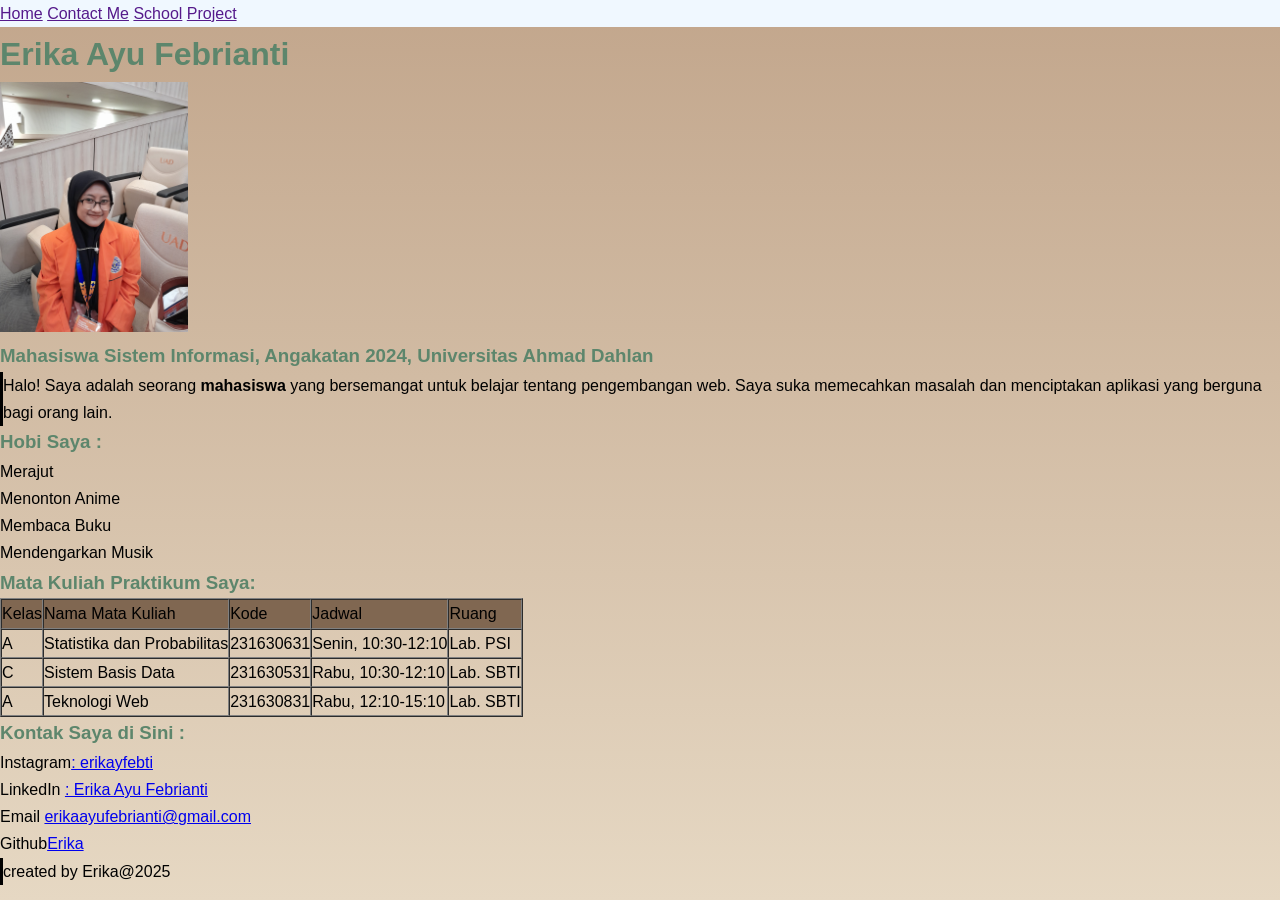
<file: Praktikum-1-html-dasar/index.html>
<!DOCTYPE html>
<html>
    <head>
        <title>Portofolio Erika Ayu Febrianti</title>
        <link rel="stylesheet" href="style.css">
        <link rel="stylesheet" href="https://fonts.googleapis.com/css?family=Open+Sans"">
    </head>
    
    <body>
        <nav id="nav" class="nav">
            <a href="">Home</a>
            <a href="">Contact Me</a>
            <a href="">School</a>
            <a href="">Project</a>
        </nav>
        <header>
            <h1 id="nama" class="nama">Erika Ayu Febrianti</h1>
            <div id="foto" class="foto">
                <img src="FotoSaya.jpg" height="250" weight="250"  alt="Foto Profil Erika">
            </div>
            <h3>Mahasiswa Sistem Informasi, Angakatan 2024, Universitas Ahmad Dahlan</h3>
        </header>
        
        

        <p>Halo! Saya adalah seorang <b>mahasiswa</b> yang bersemangat untuk belajar tentang pengembangan web. Saya suka memecahkan masalah dan menciptakan aplikasi yang berguna bagi orang lain.</p>


        <h3>Hobi Saya : </h3>
        <ol id="hobi" class="hobi">
            <li>Merajut</li>
            <li>Menonton Anime</li>
            <li>Membaca Buku</li>
            <li>Mendengarkan Musik</li>
        </ol>

        <h3>Mata Kuliah Praktikum Saya:</h3>
        <table border="1" cellpadding="8" cellspacing="0" summary="Jadwal Mata Kuliah Praktikum" id="table" class="table">
            <thead>
                <tr>
                    <td headers="">Kelas</td>
                    <td>Nama Mata Kuliah</td>
                    <td>Kode</td>
                    <td>Jadwal</td>
                    <td>Ruang</td>
                </tr>
            </thead>
            <tbody>
                <tr>
                    <td>A</td>
                    <td>Statistika dan Probabilitas</td>
                    <td>231630631</td>
                    <td>Senin, 10:30-12:10</td>
                    <td>Lab. PSI</td>
                </tr>
                <tr>
                    <td>C</td>
                    <td>Sistem Basis Data</td>
                    <td>231630531</td>
                    <td>Rabu, 10:30-12:10</td>
                    <td>Lab. SBTI</td>
                </tr>
                <tr>
                    <td>A</td>
                    <td>Teknologi Web</td>
                    <td>231630831</td>
                    <td>Rabu, 12:10-15:10</td>
                    <td>Lab. SBTI</td>
                </tr>
            </tbody>
        </table>

        <h3>Kontak Saya di Sini : </h3>
        <ol id="kontak" class="kontak">
            <li>Instagram<a href="https://www.instagram.com/erikayfebti">: erikayfebti</a></li>
            <li>LinkedIn <a href="https://www.linkedin.com/erika-ayu-febrianti">: Erika Ayu Febrianti</a></li>
            <li>Email <a href="erikaayufebrianti@gmail.com">erikaayufebrianti@gmail.com</a></li>
            <li>Github<a href="https://www.github.com/inthumaktics">Erika</a></li>
        </ol>


        <footer>
            <p>created by Erika@2025</p>
        </footer>
    </body>
</html>
</file>
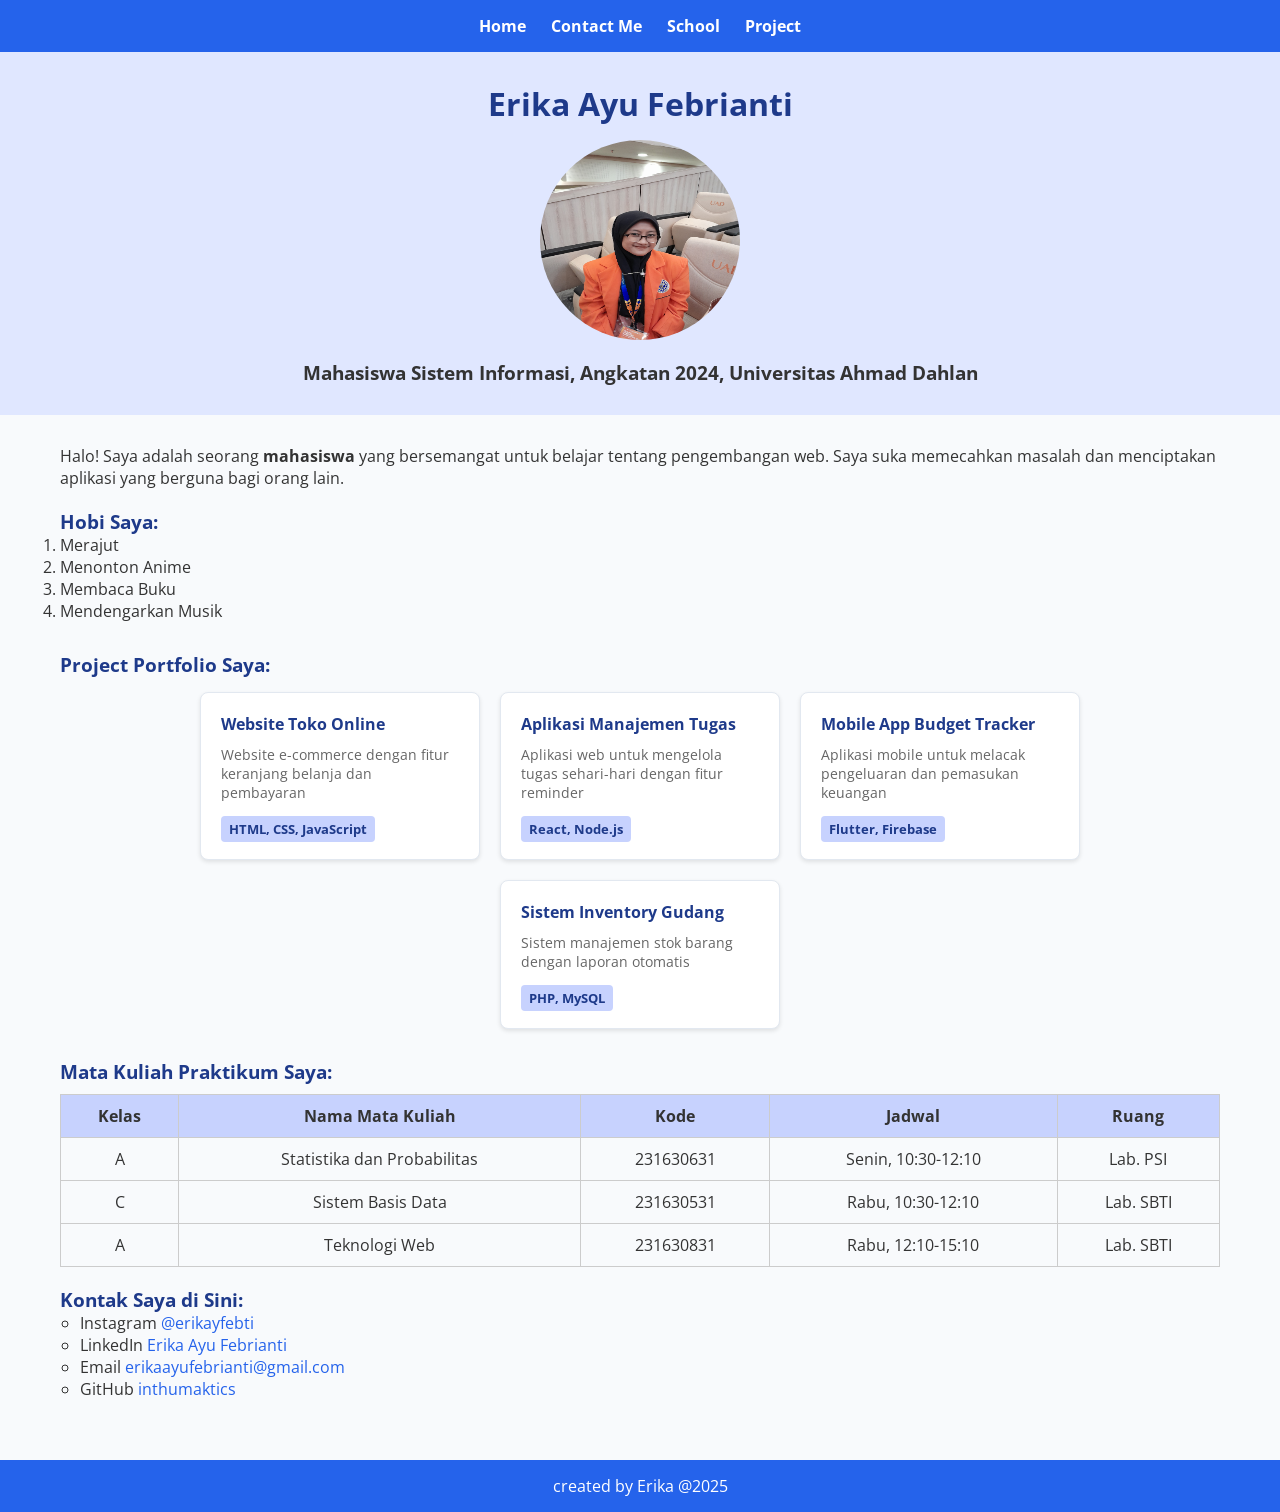
<file: Praktikum-4/index.html>
<!DOCTYPE html>
<html lang="id">
<head>
    <meta charset="UTF-8">
    <meta name="viewport" content="width=device-width, initial-scale=1.0">
    <title>Portofolio Erika Ayu Febrianti</title>
    <link rel="stylesheet" href="style.css">
    <link rel="stylesheet" href="https://fonts.googleapis.com/css?family=Open+Sans">
</head>
<body>
    <nav class="nav">
        <a href="#">Home</a>
        <a href="#">Contact Me</a>
        <a href="#">School</a>
        <a href="#">Project</a>
    </nav>

    <header class="header">
        <h1>Erika Ayu Febrianti</h1>
        <div class="foto">
            <img src="FotoSaya.jpg" alt="Foto Profil Erika" height="200" width="200">
        </div>
        <h3>Mahasiswa Sistem Informasi, Angkatan 2024, Universitas Ahmad Dahlan</h3>
    </header>

    <main class="main">
        <section class="tentang">
            <p>Halo! Saya adalah seorang <b>mahasiswa</b> yang bersemangat untuk belajar tentang pengembangan web. Saya suka memecahkan masalah dan menciptakan aplikasi yang berguna bagi orang lain.</p>
        </section>

        <section class="hobi">
            <h3>Hobi Saya:</h3>
            <ol>
                <li>Merajut</li>
                <li>Menonton Anime</li>
                <li>Membaca Buku</li>
                <li>Mendengarkan Musik</li>
            </ol>
        </section>

    <section class="galeri">
        <h3>Project Portfolio Saya:</h3>
        <div class="kartu-container">
            <div class="kartu">
                <h4>Website Toko Online</h4>
                <p>Website e-commerce dengan fitur keranjang belanja dan pembayaran</p>
                <span class="teknologi">HTML, CSS, JavaScript</span>
            </div>

            <div class="kartu">
                <h4>Aplikasi Manajemen Tugas</h4>
                <p>Aplikasi web untuk mengelola tugas sehari-hari dengan fitur reminder</p>
                <span class="teknologi">React, Node.js</span>
            </div>

            <div class="kartu">
                <h4>Mobile App Budget Tracker</h4>
                <p>Aplikasi mobile untuk melacak pengeluaran dan pemasukan keuangan</p>
                <span class="teknologi">Flutter, Firebase</span>
            </div>

            <div class="kartu">
                <h4>Sistem Inventory Gudang</h4>
                <p>Sistem manajemen stok barang dengan laporan otomatis</p>
                <span class="teknologi">PHP, MySQL</span>
            </div>
        </div>
    </section>

        <section class="matkul">
            <h3>Mata Kuliah Praktikum Saya:</h3>
            <table class="table" summary="Jadwal Mata Kuliah Praktikum">
                <thead>
                    <tr>
                        <th>Kelas</th>
                        <th>Nama Mata Kuliah</th>
                        <th>Kode</th>
                        <th>Jadwal</th>
                        <th>Ruang</th>
                    </tr>
                </thead>
                <tbody>
                    <tr>
                        <td>A</td>
                        <td>Statistika dan Probabilitas</td>
                        <td>231630631</td>
                        <td>Senin, 10:30-12:10</td>
                        <td>Lab. PSI</td>
                    </tr>
                    <tr>
                        <td>C</td>
                        <td>Sistem Basis Data</td>
                        <td>231630531</td>
                        <td>Rabu, 10:30-12:10</td>
                        <td>Lab. SBTI</td>
                    </tr>
                    <tr>
                        <td>A</td>
                        <td>Teknologi Web</td>
                        <td>231630831</td>
                        <td>Rabu, 12:10-15:10</td>
                        <td>Lab. SBTI</td>
                    </tr>
                </tbody>
            </table>
        </section>

        <section class="kontak">
            <h3>Kontak Saya di Sini:</h3>
            <ul>
                <li>Instagram <a href="https://www.instagram.com/erikayfebti">@erikayfebti</a></li>
                <li>LinkedIn <a href="https://www.linkedin.com/erika-ayu-febrianti">Erika Ayu Febrianti</a></li>
                <li>Email <a href="mailto:erikaayufebrianti@gmail.com">erikaayufebrianti@gmail.com</a></li>
                <li>GitHub <a href="https://www.github.com/inthumaktics">inthumaktics</a></li>
            </ul>
        </section>
    </main>

    <footer class="footer">
        <p>created by Erika @2025</p>
    </footer>
</body>
</html>
</file>
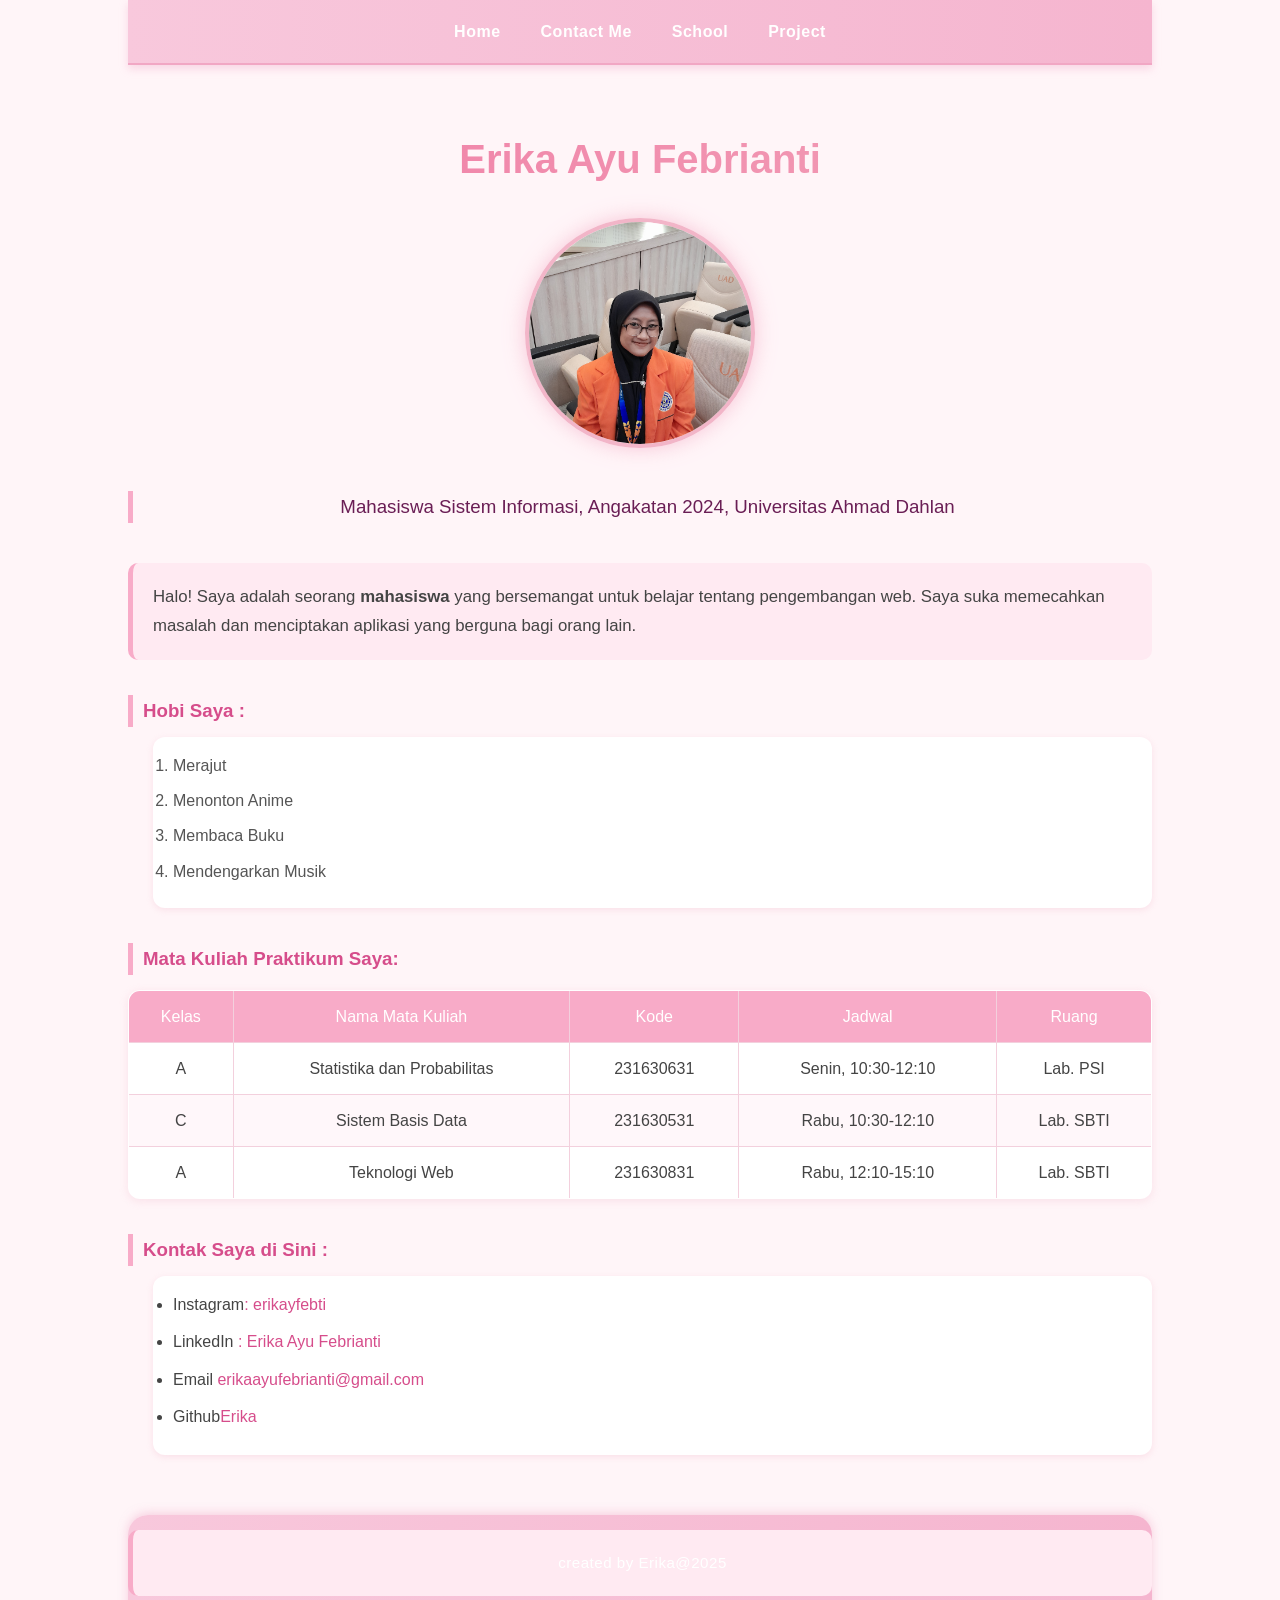
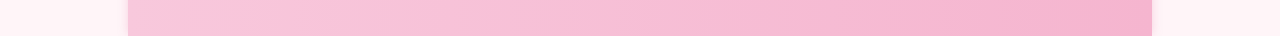
<file: Teori-Pertemuan-3/index.html>
<!DOCTYPE html>
<html>
    <head>
        <title>Portofolio Erika Ayu Febrianti</title>
        <link rel="stylesheet" href="style1.css">
    </head>
    
    <body>
        <nav id="nav" class="nav">
            <a href="">Home</a>
            <a href="">Contact Me</a>
            <a href="">School</a>
            <a href="">Project</a>
        </nav>
        <header>
            <h1 id="nama" class="nama">Erika Ayu Febrianti</h1>
            <div id="foto" class="foto">
                <img src="FotoSaya.jpg" height="250" weight="250"  alt="Foto Profil Erika">
            </div>
            <h3>Mahasiswa Sistem Informasi, Angakatan 2024, Universitas Ahmad Dahlan</h3>
        </header>
        
        

        <p>Halo! Saya adalah seorang <b>mahasiswa</b> yang bersemangat untuk belajar tentang pengembangan web. Saya suka memecahkan masalah dan menciptakan aplikasi yang berguna bagi orang lain.</p>


        <h3>Hobi Saya : </h3>
        <ol id="hobi" class="hobi">
            <li>Merajut</li>
            <li>Menonton Anime</li>
            <li>Membaca Buku</li>
            <li>Mendengarkan Musik</li>
        </ol>

        <h3>Mata Kuliah Praktikum Saya:</h3>
        <table border="1" cellpadding="8" cellspacing="0" summary="Jadwal Mata Kuliah Praktikum" id="table" class="table">
            <thead>
                <tr>
                    <td headers="">Kelas</td>
                    <td>Nama Mata Kuliah</td>
                    <td>Kode</td>
                    <td>Jadwal</td>
                    <td>Ruang</td>
                </tr>
            </thead>
            <tbody>
                <tr>
                    <td>A</td>
                    <td>Statistika dan Probabilitas</td>
                    <td>231630631</td>
                    <td>Senin, 10:30-12:10</td>
                    <td>Lab. PSI</td>
                </tr>
                <tr>
                    <td>C</td>
                    <td>Sistem Basis Data</td>
                    <td>231630531</td>
                    <td>Rabu, 10:30-12:10</td>
                    <td>Lab. SBTI</td>
                </tr>
                <tr>
                    <td>A</td>
                    <td>Teknologi Web</td>
                    <td>231630831</td>
                    <td>Rabu, 12:10-15:10</td>
                    <td>Lab. SBTI</td>
                </tr>
            </tbody>
        </table>

        <h3>Kontak Saya di Sini : </h3>
        <ul id="kontak" class="kontak">
            <li>Instagram<a href="https://www.instagram.com/erikayfebti">: erikayfebti</a></li>
            <li>LinkedIn <a href="https://www.linkedin.com/erika-ayu-febrianti">: Erika Ayu Febrianti</a></li>
            <li>Email <a href="erikaayufebrianti@gmail.com">erikaayufebrianti@gmail.com</a></li>
            <li>Github<a href="https://www.github.com/inthumaktics">Erika</a></li>
        </ul>

        <footer>
            <p>created by Erika@2025</p>
        </footer>
    </body>
</html>
</file>
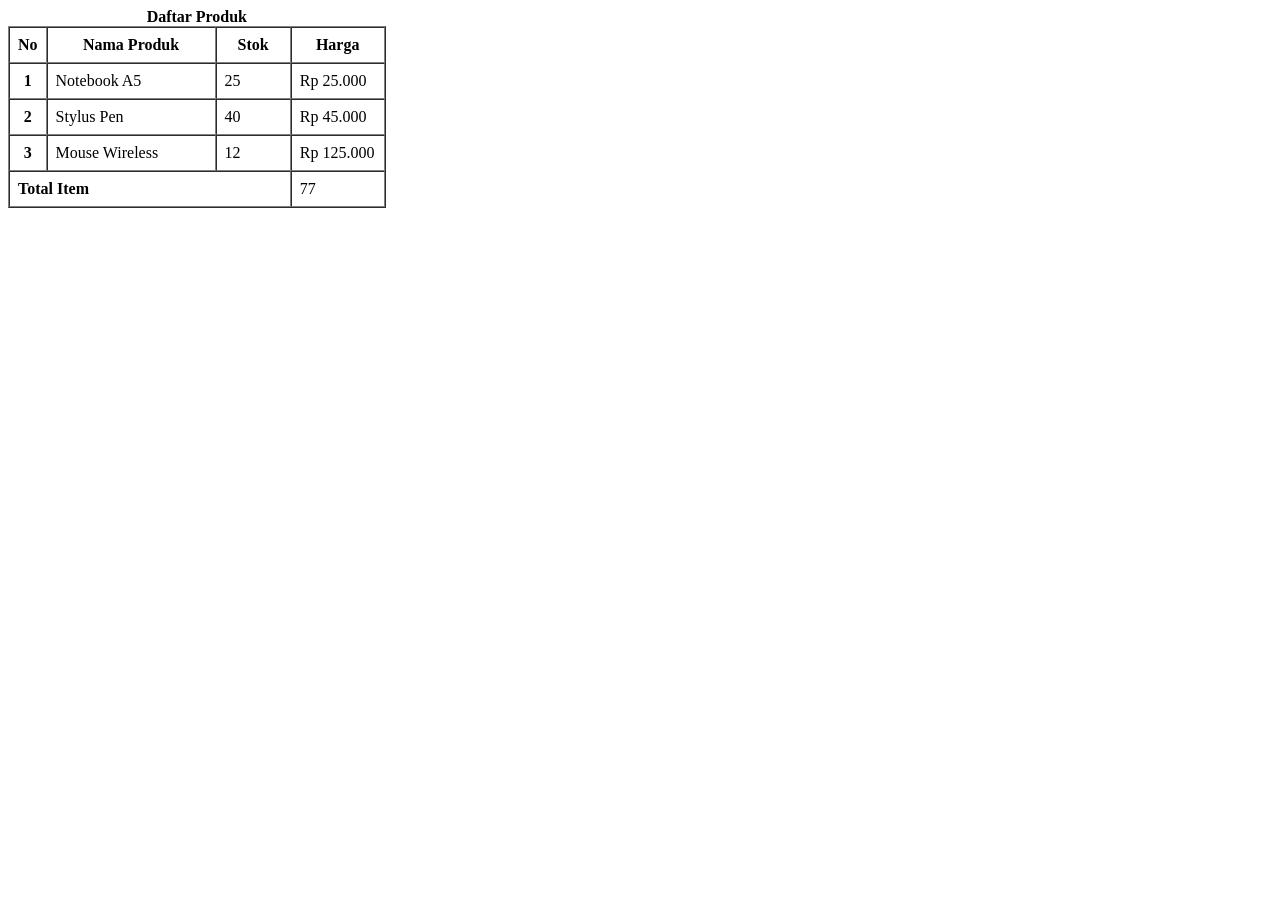
<file: coba.html>
<!doctype html>
<html lang="id">
<head>
  <meta charset="utf-8">
  <title>Contoh Tabel Sederhana</title>
</head>
<body>
  <table border="1" cellpadding="8" cellspacing="0" summary="Contoh tabel produk">
    <caption><strong>Daftar Produk</strong></caption>

    <colgroup>
      <col style="width: 10%">
      <col style="width: 45%">
      <col style="width: 20%">
      <col style="width: 25%">
    </colgroup>

    <thead>
      <tr>
        <th scope="col">No</th>
        <th scope="col">Nama Produk</th>
        <th scope="col">Stok</th>
        <th scope="col">Harga</th>
      </tr>
    </thead>

    <tbody>
      <tr>
        <th scope="row">1</th>
        <td>Notebook A5</td>
        <td>25</td>
        <td>Rp 25.000</td>
      </tr>
      <tr>
        <th scope="row">2</th>
        <td>Stylus Pen</td>
        <td>40</td>
        <td>Rp 45.000</td>
      </tr>
      <tr>
        <th scope="row">3</th>
        <td>Mouse Wireless</td>
        <td>12</td>
        <td>Rp 125.000</td>
      </tr>
    </tbody>

    <tfoot>
      <tr>
        <td colspan="3"><strong>Total Item</strong></td>
        <td>77</td>
      </tr>
    </tfoot>
  </table>
</body>
</html>
</file>
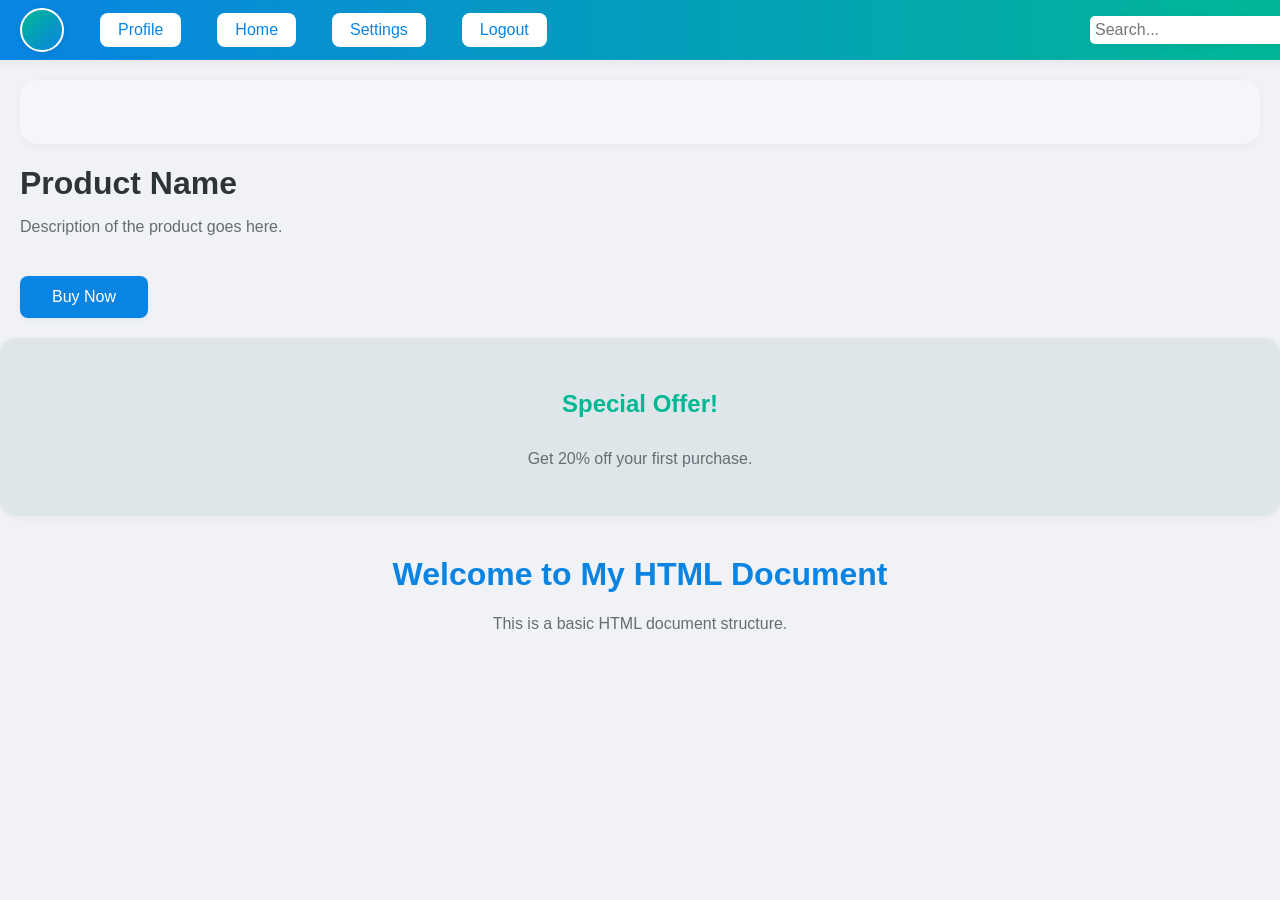
<file: Latihan Saya/teori.html>
<!DOCTYPE html>
<html lang="en">
<head>
    <meta charset="UTF-8">
    <title>Document</title>
    <style>
        body {
            margin: 0;
            padding: 0;
            font-family: Arial, sans-serif;
        }
        .container {
            width: 100%;
            height: 60px;
            background-color: #333;
            color: white;
            display: flex;
            align-items: center;
            padding: 0 20px;
        }
        .header {
            display: flex;
            align-items: center;
            width: 100%;
        }
        .avatar {
            width: 40px;
            height: 40px;
            background-color: #555;
            border-radius: 50%;
            margin-right: 20px;
        }
        .menu-item {
            margin-right: 20px;
            cursor: pointer;
        }
        .spacer {
            flex-grow: 1;
        }
        input[type="search"] {
            padding: 5px;
            border-radius: 5px;
            border: none;
        }
        .main-containt {
            padding: 20px;
        }
    </style>
</head>
<body>
    <div class="container">
        <div class="header">
            <div class="avatar"></div>
            <div class="menu-item">Profile</div>
            <div class="menu-item">Home</div>
            <div class="menu-item">Settings</div>
            <div class="menu-item">Logout</div>
            <div class="spacer"></div>
            <input type="search" placeholder="Search..." class="search-input">
        </div>
    </div>
    <div class="main-containt">
        <div style="display: flex; gap: 40px;"></div>
            <div class="left-side" style="flex: 1; background: #f5f6fa; border-radius: 16px; padding: 32px; box-shadow: 0 2px 8px rgba(0,0,0,0.04);"></div>
                <h1 style="color: #2d3436; margin-bottom: 12px;">Product Name</h1>
                <p style="color: #636e72;">Description of the product goes here.</p>
                <button style="margin-top: 24px; background: #0984e3; color: white; border: none; padding: 12px 32px; border-radius: 8px; font-size: 16px; cursor: pointer; box-shadow: 0 2px 4px rgba(9,132,227,0.08); transition: background 0.2s;">Buy Now</button>
            </div>
            <div style="flex: 1; background: #dfe6e9; border-radius: 16px; padding: 32px; box-shadow: 0 2px 8px rgba(0,0,0,0.04); display: flex; flex-direction: column; justify-content: center; align-items: center;">
                <h2 style="color: #00b894; margin-bottom: 16px;">Special Offer!</h2>
                <p style="color: #636e72;">Get 20% off your first purchase.</p>
            </div>
        </div>
    </div>
    <div style="text-align: center; margin-top: 40px;">
        <h1 style="color: #0984e3;">Welcome to My HTML Document</h1>
        <p style="color: #636e72;">This is a basic HTML document structure.</p>
    </div>
    <style>
        .container {
            background: linear-gradient(90deg, #0984e3 0%, #00b894 100%);
            box-shadow: 0 2px 8px rgba(0,0,0,0.06);
        }
        .header {
            gap: 16px;
        }
        .avatar {
            background: linear-gradient(135deg, #00b894 0%, #0984e3 100%);
            box-shadow: 0 2px 8px rgba(0,0,0,0.08);
            border: 2px solid #fff;
        }
        .menu-item {
            background: #fff;
            color: #0984e3;
            padding: 8px 18px;
            border-radius: 8px;
            font-weight: 500;
            transition: background 0.2s, color 0.2s;
        }
        .menu-item:hover {
            background: #0984e3;
            color: #fff;
        }
        .search-input {
            padding: 8px 16px;
            border-radius: 8px;
            border: none;
            background: #fff;
            color: #636e72;
            font-size: 16px;
            box-shadow: 0 2px 8px rgba(0,0,0,0.04);
            outline: none;
            transition: box-shadow 0.2s;
        }
        .search-input:focus {
            box-shadow: 0 2px 12px rgba(9,132,227,0.12);
        }
        body {
            background: #f1f2f6;
        }
    </style>
</body>
</html>
</file>
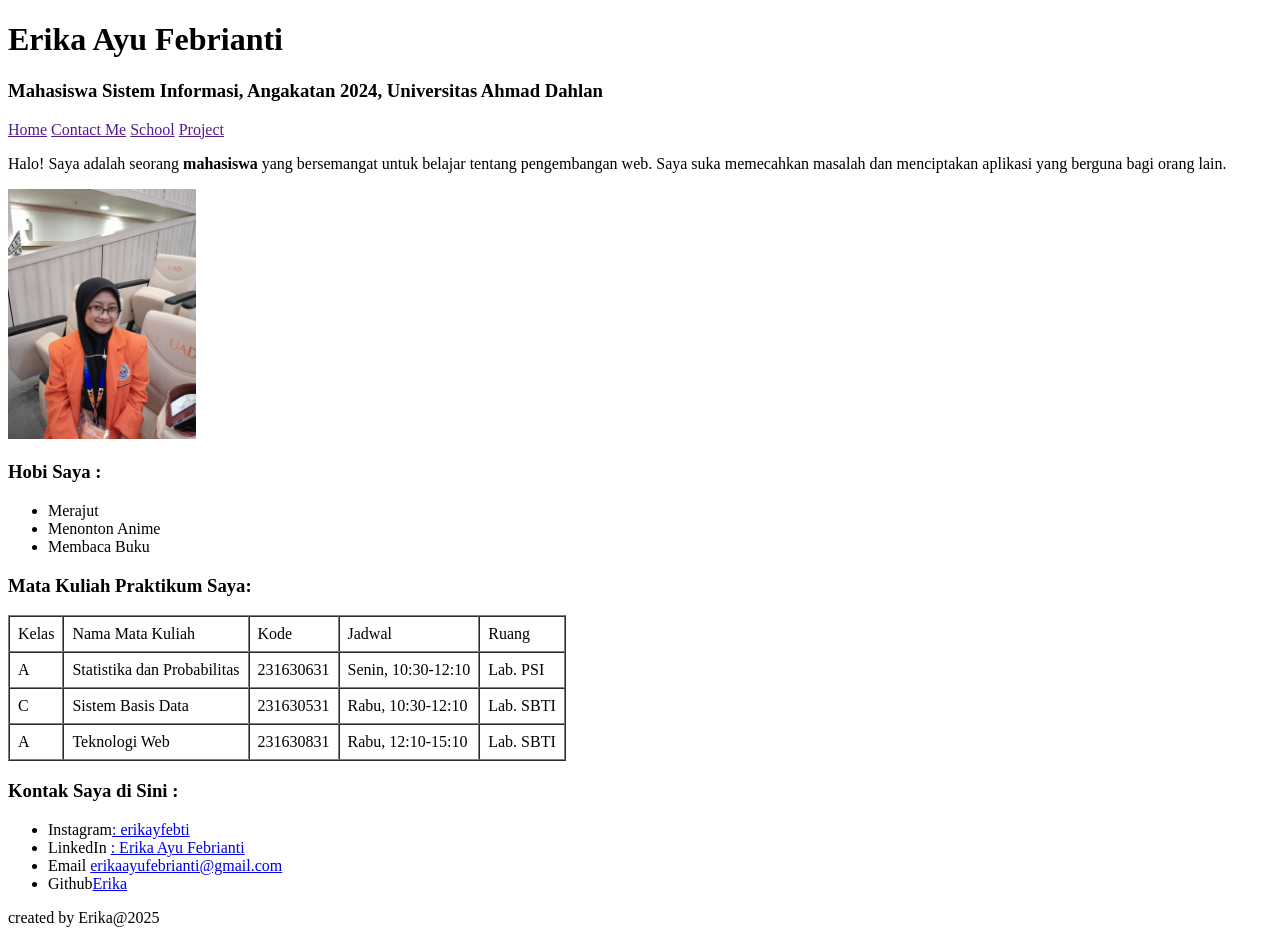
<file: PRAKTIKUM 1/Praktikum-1-html-dasar.html>
<!DOCTYPE html>
<html>
    <head>
        <title>Portofolio Erika Ayu Febrianti</title>
    </head>

    <body>
        <header>
        <h1>Erika Ayu Febrianti</h1>
        <h3>Mahasiswa Sistem Informasi, Angakatan 2024, Universitas Ahmad Dahlan</h3>
        </header>
        
        <nav>
            <a href="">Home</a>
            <a href="">Contact Me</a>
            <a href="">School</a>
            <a href="">Project</a>
        </nav>
        

        <p>Halo! Saya adalah seorang <b>mahasiswa</b> yang bersemangat untuk belajar tentang pengembangan web. Saya suka memecahkan masalah dan menciptakan aplikasi yang berguna bagi orang lain.</p>

        <div>
            <img src="FotoSaya.jpg" height="250" weight="250"  alt="Foto Profil Erika">
        </div>

        <h3>Hobi Saya : </h3>
        <ul>
            <li>Merajut</li>
            <li>Menonton Anime</li>
            <li>Membaca Buku</li>
        </ul>

        <h3>Mata Kuliah Praktikum Saya:</h3>
        <table border="1" cellpadding="8" cellspacing="0" summary="Jadwal Mata Kuliah Praktikum">
            <thead>
                <tr>
                    <td headers="">Kelas</td>
                    <td>Nama Mata Kuliah</td>
                    <td>Kode</td>
                    <td>Jadwal</td>
                    <td>Ruang</td>
                </tr>
            </thead>
            <tbody>
                <tr>
                    <td>A</td>
                    <td>Statistika dan Probabilitas</td>
                    <td>231630631</td>
                    <td>Senin, 10:30-12:10</td>
                    <td>Lab. PSI</td>
                </tr>
                <tr>
                    <td>C</td>
                    <td>Sistem Basis Data</td>
                    <td>231630531</td>
                    <td>Rabu, 10:30-12:10</td>
                    <td>Lab. SBTI</td>
                </tr>
                <tr>
                    <td>A</td>
                    <td>Teknologi Web</td>
                    <td>231630831</td>
                    <td>Rabu, 12:10-15:10</td>
                    <td>Lab. SBTI</td>
                </tr>
            </tbody>
        </table>

        <h3>Kontak Saya di Sini : </h3>
        <ul>
            <li>Instagram<a href="https://www.instagram.com/erikayfebti">: erikayfebti</a></li>
            <li>LinkedIn <a href="https://www.linkedin.com/erika-ayu-febrianti">: Erika Ayu Febrianti</a></li>
            <li>Email <a href="erikaayufebrianti@gmail.com">erikaayufebrianti@gmail.com</a></li>
            <li>Github<a href="https://www.github.com/inthumaktics">Erika</a></li>
        </ul>


        <footer>
            <p>created by Erika@2025</p>
        </footer>
    </body>
</html>
</file>
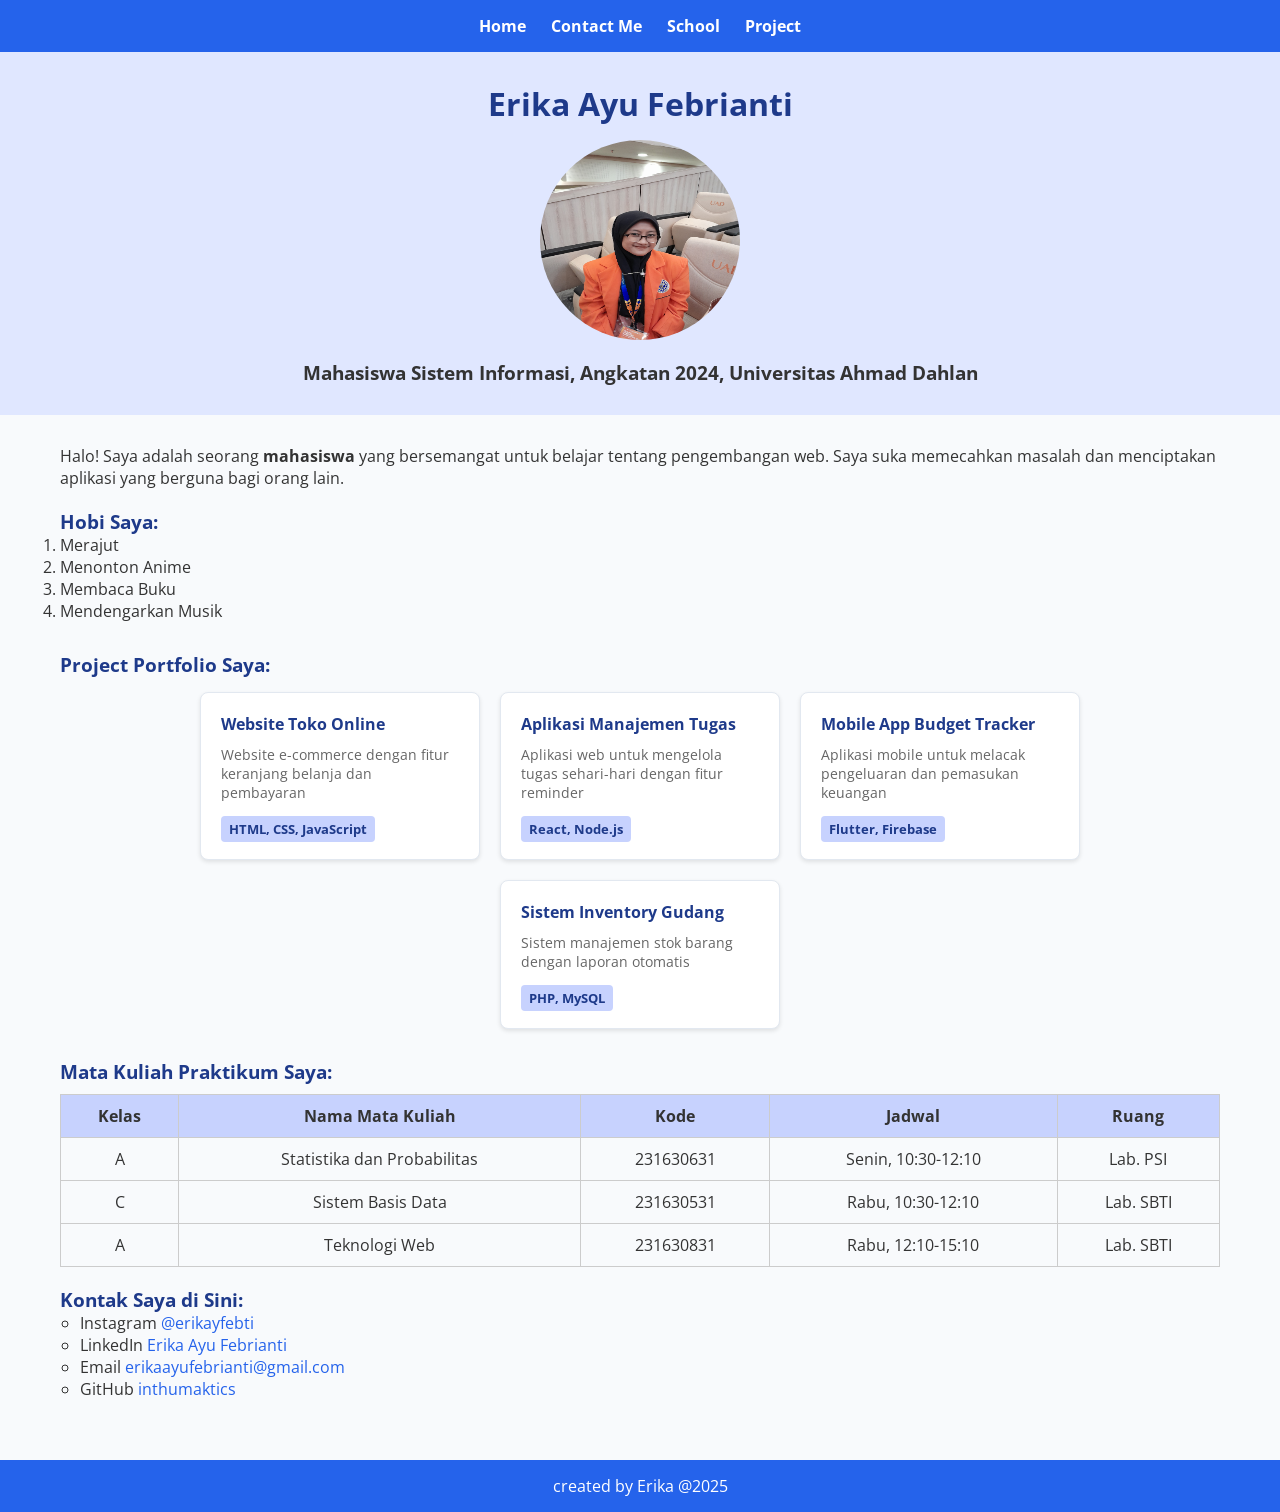
<file: Praktikum-4/index1.html>
<!DOCTYPE html>
<html lang="id">
<head>
    <meta charset="UTF-8">
    <meta name="viewport" content="width=device-width, initial-scale=1.0">
    <title>Portofolio Erika Ayu Febrianti</title>
    <link rel="stylesheet" href="style1.css">
    <link rel="stylesheet" href="https://fonts.googleapis.com/css?family=Open+Sans">
</head>
<body>
    <nav class="nav">
        <a href="#">Home</a>
        <a href="#">Contact Me</a>
        <a href="#">School</a>
        <a href="#">Project</a>
    </nav>

    <header class="header">
        <h1>Erika Ayu Febrianti</h1>
        <div class="foto">
            <img src="FotoSaya.jpg" alt="Foto Profil Erika" height="200" width="200">
        </div>
        <h3>Mahasiswa Sistem Informasi, Angkatan 2024, Universitas Ahmad Dahlan</h3>
    </header>

    <main class="main">
        <section class="tentang">
            <p>Halo! Saya adalah seorang <b>mahasiswa</b> yang bersemangat untuk belajar tentang pengembangan web. Saya suka memecahkan masalah dan menciptakan aplikasi yang berguna bagi orang lain.</p>
        </section>

        <section class="hobi">
            <h3>Hobi Saya:</h3>
            <ol>
                <li>Merajut</li>
                <li>Menonton Anime</li>
                <li>Membaca Buku</li>
                <li>Mendengarkan Musik</li>
            </ol>
        </section>

    <section class="galeri">
        <h3>Project Portfolio Saya:</h3>
        <div class="kartu-container">
            <div class="kartu">
                <h4>Website Toko Online</h4>
                <p>Website e-commerce dengan fitur keranjang belanja dan pembayaran</p>
                <span class="teknologi">HTML, CSS, JavaScript</span>
            </div>

            <div class="kartu">
                <h4>Aplikasi Manajemen Tugas</h4>
                <p>Aplikasi web untuk mengelola tugas sehari-hari dengan fitur reminder</p>
                <span class="teknologi">React, Node.js</span>
            </div>

            <div class="kartu">
                <h4>Mobile App Budget Tracker</h4>
                <p>Aplikasi mobile untuk melacak pengeluaran dan pemasukan keuangan</p>
                <span class="teknologi">Flutter, Firebase</span>
            </div>

            <div class="kartu">
                <h4>Sistem Inventory Gudang</h4>
                <p>Sistem manajemen stok barang dengan laporan otomatis</p>
                <span class="teknologi">PHP, MySQL</span>
            </div>
        </div>
    </section>

        <section class="matkul">
            <h3>Mata Kuliah Praktikum Saya:</h3>
            <table class="table" summary="Jadwal Mata Kuliah Praktikum">
                <thead>
                    <tr>
                        <th>Kelas</th>
                        <th>Nama Mata Kuliah</th>
                        <th>Kode</th>
                        <th>Jadwal</th>
                        <th>Ruang</th>
                    </tr>
                </thead>
                <tbody>
                    <tr>
                        <td>A</td>
                        <td>Statistika dan Probabilitas</td>
                        <td>231630631</td>
                        <td>Senin, 10:30-12:10</td>
                        <td>Lab. PSI</td>
                    </tr>
                    <tr>
                        <td>C</td>
                        <td>Sistem Basis Data</td>
                        <td>231630531</td>
                        <td>Rabu, 10:30-12:10</td>
                        <td>Lab. SBTI</td>
                    </tr>
                    <tr>
                        <td>A</td>
                        <td>Teknologi Web</td>
                        <td>231630831</td>
                        <td>Rabu, 12:10-15:10</td>
                        <td>Lab. SBTI</td>
                    </tr>
                </tbody>
            </table>
        </section>

        <section class="kontak">
            <h3>Kontak Saya di Sini:</h3>
            <ul>
                <li>Instagram <a href="https://www.instagram.com/erikayfebti">@erikayfebti</a></li>
                <li>LinkedIn <a href="https://www.linkedin.com/erika-ayu-febrianti">Erika Ayu Febrianti</a></li>
                <li>Email <a href="mailto:erikaayufebrianti@gmail.com">erikaayufebrianti@gmail.com</a></li>
                <li>GitHub <a href="https://www.github.com/inthumaktics">inthumaktics</a></li>
            </ul>
        </section>
    </main>

    <footer class="footer">
        <p>created by Erika @2025</p>
    </footer>
</body>
</html>
</file>
<file: Praktikum-1-html-dasar/style.css>
* {
    margin: 0;
    padding: 0;
    box-sizing: border-box;
    font-family: 'Poppins', sans-serif;
}

body {
    background: linear-gradient(#C2A68C, #E6D8C3);
    background-color: auto;
    background-attachment: fixed;
    line-height: 1.7;
    /* padding: 0 10% */
    /* background-image: url("img.jpg"); */

}

img{
    justify-content: center;
}

p {
    /* border-style: outset; */
    border-left-style: solid;
}

#nama {
    color:#5D866C ;
    /* background-color: cadetblue; */

}

nav {
    background-color: aliceblue;
}

h3 {
    color: #5D866C;
}
table{
    border-style: outset;

}
thead {
    background-color: #806751;
}




























/* html {

    background-color: #8bc2f7;
}

body{
    width: 600px;
    margin: 0 auto;
    background-color: #ff9500;
    padding: 0 20px 20px 20px;
    border: 5px solid black;
    background-image: url('FotoSaya.jpg');
    background: linear-gradient(to right, #007bff, #00c6ff);
}

p {
    color: red;
    width: 500px;
    border: 1px solid black;
}

h1 {
    font-size: 60px;
    text-align: center;
}

p, li {
    font-size: 16px;
    line-height: 2;
    letter-spacing: 1px;
}

a {
    color: #007bff;
    text-decoration: none;
    font-weight: bold;
}

a:hover {
    text-decoration: underline;
}

@media (max-width: 768px){
    img {
        width: 120px;
        height: 120px;
    }
    h2 {
        font-size: 1.8rem;
    }
}

ul {
    list-style: none;
    padding: 0;
}

ul li {
    background-color: #f9f9f9;
    padding: 15px;
    margin-bottom: 10px;
    border-left: 5px solid #007bff;
} */
</file>
<file: Praktikum-4/style.css>
/* Reset semua terlebih dahulu */
* {
    margin: 0;
    padding: 0;
    box-sizing: border-box;
    font-family: 'Open Sans', sans-serif;
}

/* Grid layout utama */
body {
    display: grid;
    grid-template-areas:
        "nav"
        "header"
        "main"
        "footer";
    grid-template-rows: auto auto 1fr auto;
    min-height: 100vh;
    background-color: #f8fafc;
    color: #333;
}

/* Navigasi (flexbox) */
.nav {
    grid-area: nav;
    display: flex;
    justify-content: center;
    align-items: center;
    background-color: #2563eb;
    padding: 15px;
    gap: 25px;
}

.nav a {
    color: white;
    text-decoration: none;
    font-weight: bold;
    transition: 0.3s;
}

.nav a:hover {
    color: #ffea00;
}

/* Flexbox galeri kartu */
.galeri {
    margin: 30px 0;
}

.kartu-container {
    display: flex;
    flex-wrap: wrap;
    justify-content: center;
    gap: 20px;
    margin-top: 15px;
}

.kartu {
    background: white;
    border: 1px solid #e2e8f0;
    border-radius: 8px;
    padding: 20px;
    width: 280px;
    box-shadow: 0 2px 4px rgba(0,0,0,0.1);
    transition: transform 0.3s, box-shadow 0.3s;
}

.kartu:hover {
    transform: translateY(-5px);
    box-shadow: 0 4px 8px rgba(0,0,0,0.15);
}

.kartu h4 {
    color: #1e3a8a;
    margin-bottom: 10px;
}

.kartu p {
    color: #666;
    margin-bottom: 15px;
    font-size: 0.9em;
}

.teknologi {
    background: #c7d2fe;
    color: #1e3a8a;
    padding: 4px 8px;
    border-radius: 4px;
    font-size: 0.8em;
    font-weight: bold;
}

/* Responsive untuk kartu */
@media (max-width: 768px) {
    .kartu-container {
        flex-direction: column;
        align-items: center;
    }
    
    .kartu {
        width: 90%;
        max-width: 300px;
    }
}

/* Header */
.header {
    grid-area: header;
    text-align: center;
    background-color: #e0e7ff;
    padding: 30px;
}

.header h1 {
    color: #1e3a8a;
    font-size: 2em;
}

.header .foto img {
    border-radius: 50%;
    margin: 15px 0;
}

/* Main Konten */
.main {
    grid-area: main;
    padding: 30px 60px;
}

.main h3 {
    color: #1e3a8a;
    margin-top: 20px;
}

/* Tabel */
.table {
    width: 100%;
    border-collapse: collapse;
    margin-top: 10px;
}

.table th, .table td {
    border: 1px solid #ccc;
    padding: 10px;
    text-align: center;
}

.table thead {
    background-color: #c7d2fe;
}

/* Kontak */
.kontak ul {
    margin-left: 20px;
    list-style-type: circle;
}

.kontak a {
    color: #2563eb;
    text-decoration: none;
}

.kontak a:hover {
    text-decoration: underline;
}

/* Footer */
.footer {
    grid-area: footer;
    background-color: #2563eb;
    color: white;
    text-align: center;
    padding: 15px;
    margin-top: 30px;
}

/* Media Query */
@media (max-width: 768px) {
    .nav {
        flex-direction: column;
        gap: 10px;
    }

    .main {
        padding: 20px;
    }

    .header h1 {
        font-size: 1.5em;
    }

    .table th, .table td {
        font-size: 0.9em;
        padding: 8px;
    }
}
</file>
<file: Teori-Pertemuan-3/style1.css>
/* === RESET & DASAR === */
* {
    margin: 0;
    padding: 0;
    box-sizing: border-box;
    font-family: 'Poppins', sans-serif;
}

body {
    background: #fff5f8;
    color: #444;
    line-height: 1.7;
    padding: 0 10%;
}

/* === NAVIGATION BAR === */
nav {
    background: linear-gradient(90deg, #f8c8dc, #f5b5cf);
    display: flex;
    justify-content: center;
    gap: 40px;
    padding: 18px 0;
    border-bottom: 2px solid #f1a7c4;
    box-shadow: 0 4px 8px rgba(240, 170, 200, 0.4);
    position: sticky;
    top: 0;
    z-index: 10;
}

nav a {
    color: #fff;
    text-decoration: none;
    font-weight: 600;
    letter-spacing: 0.5px;
    transition: 0.3s;
}

nav a:hover {
    color: #6a1e55;
    transform: scale(1.1);
}

/* === HEADER === */
header {
    text-align: center;
    margin: 60px 0 40px;
}

header h1 {
    font-size: 2.5em;
    background: linear-gradient(90deg, #f07ca5, #f2a2b8);
    -webkit-background-clip: text;
    -webkit-text-fill-color: transparent;
}

header h3 {
    color: #6a1e55;
    margin-top: 10px;
    font-weight: 500;
}

header .foto img {
    border-radius: 50%;
    margin: 25px 0;
    width: 230px;
    height: 230px;
    object-fit: cover;
    border: 4px solid #f2b5c8;
    box-shadow: 0 0 20px rgba(243, 177, 200, 0.7);
    transition: 0.4s;
}

header .foto img:hover {
    transform: scale(1.05) rotate(-2deg);
}

/* === PARAGRAF UTAMA === */
p {
    font-size: 1.05em;
    margin-bottom: 25px;
    background: #ffeaf2;
    padding: 20px;
    border-left: 5px solid #f8abc8;
    border-radius: 10px;
}

/* === JUDUL & LIST === */
h3 {
    margin-top: 35px;
    color: #d64d8b;
    border-left: 5px solid #f8abc8;
    padding-left: 10px;
    margin-bottom: 10px;
}

ol {
    margin-left: 25px;
    background: #fff;
    padding: 15px 20px;
    border-radius: 12px;
    box-shadow: 0 2px 6px rgba(240, 180, 200, 0.3);
}

ol li {
    margin-bottom: 8px;
    color: #555;
}

/* === TABEL === */
table {
    width: 100%;
    border-collapse: collapse;
    margin-top: 15px;
    background: #fff;
    border-radius: 12px;
    overflow: hidden;
    box-shadow: 0 2px 8px rgba(240, 180, 200, 0.3);
}

table thead {
    background: #f8abc8;
    color: #fff;
}

table td {
    padding: 12px;
    text-align: center;
    border: 1px solid #f3d0dd;
}

table tbody tr:nth-child(even) {
    background: #fff7fa;
}

table tbody tr:hover {
    background: #ffe2ec;
    transition: 0.3s;
}

/* === KONTAK === */
.kontak {
    margin-left: 25px;
    margin-top: 10px;
    background: #fff;
    padding: 15px 20px;
    border-radius: 12px;
    box-shadow: 0 2px 6px rgba(240, 180, 200, 0.3);
}

.kontak li {
    margin-bottom: 10px;
}

.kontak a {
    color: #d64d8b;
    text-decoration: none;
    font-weight: 500;
}

.kontak a:hover {
    text-decoration: underline;
    color: #6a1e55;
}

/* === FOOTER === */
footer {
    text-align: center;
    background: linear-gradient(90deg, #f8c8dc, #f5b5cf);
    color: #fff;
    padding: 15px 0;
    border-radius: 20px 20px 0 0;
    margin-top: 60px;
    font-size: 0.9em;
    letter-spacing: 0.5px;
    box-shadow: 0 -2px 10px rgba(240, 170, 200, 0.5);
}

/* === RESPONSIVE DESIGN === */
@media (max-width: 768px) {
    body {
        padding: 0 6%;
    }

    nav {
        flex-wrap: wrap;
        gap: 15px;
    }

    header h1 {
        font-size: 1.8em;
    }

    header .foto img {
        width: 180px;
        height: 180px;
    }

    table td {
        font-size: 0.9em;
    }
}
</file>
<file: Praktikum-4/style1.css>
/* Reset semua terlebih dahulu */
* {
    margin: 0;
    padding: 0;
    box-sizing: border-box;
    font-family: 'Open Sans', sans-serif;
}

/* Grid layout utama */
body {
    display: grid;
    grid-template-areas:
        "nav"
        "header"
        "main"
        "footer";
    grid-template-rows: auto auto 1fr auto;
    min-height: 100vh;
    background-color: #f8fafc;
    color: #333;
}

/* Navigasi (flexbox) */
.nav {
    grid-area: nav;
    display: flex;
    justify-content: center;
    align-items: center;
    background-color: #2563eb;
    padding: 15px;
    gap: 25px;
}

.nav a {
    color: white;
    text-decoration: none;
    font-weight: bold;
    transition: 0.3s;
}

.nav a:hover {
    color: #ffea00;
}

/* Flexbox galeri kartu */
.galeri {
    margin: 30px 0;
}

.kartu-container {
    display: flex;
    flex-wrap: wrap;
    justify-content: center;
    gap: 20px;
    margin-top: 15px;
}

.kartu {
    background: white;
    border: 1px solid #e2e8f0;
    border-radius: 8px;
    padding: 20px;
    width: 280px;
    box-shadow: 0 2px 4px rgba(0,0,0,0.1);
    transition: transform 0.3s, box-shadow 0.3s;
}

.kartu:hover {
    transform: translateY(-5px);
    box-shadow: 0 4px 8px rgba(0,0,0,0.15);
}

.kartu h4 {
    color: #1e3a8a;
    margin-bottom: 10px;
}

.kartu p {
    color: #666;
    margin-bottom: 15px;
    font-size: 0.9em;
}

.teknologi {
    background: #c7d2fe;
    color: #1e3a8a;
    padding: 4px 8px;
    border-radius: 4px;
    font-size: 0.8em;
    font-weight: bold;
}

/* Responsive untuk kartu */
@media (max-width: 768px) {
    .kartu-container {
        flex-direction: column;
        align-items: center;
    }
    
    .kartu {
        width: 90%;
        max-width: 300px;
    }
}

/* Header */
.header {
    grid-area: header;
    text-align: center;
    background-color: #e0e7ff;
    padding: 30px;
}

.header h1 {
    color: #1e3a8a;
    font-size: 2em;
}

.header .foto img {
    border-radius: 50%;
    margin: 15px 0;
}

/* Main Konten */
.main {
    grid-area: main;
    padding: 30px 60px;
}

.main h3 {
    color: #1e3a8a;
    margin-top: 20px;
}

/* Tabel */
.table {
    width: 100%;
    border-collapse: collapse;
    margin-top: 10px;
}

.table th, .table td {
    border: 1px solid #ccc;
    padding: 10px;
    text-align: center;
}

.table thead {
    background-color: #c7d2fe;
}

/* Kontak */
.kontak ul {
    margin-left: 20px;
    list-style-type: circle;
}

.kontak a {
    color: #2563eb;
    text-decoration: none;
}

.kontak a:hover {
    text-decoration: underline;
}

/* Footer */
.footer {
    grid-area: footer;
    background-color: #2563eb;
    color: white;
    text-align: center;
    padding: 15px;
    margin-top: 30px;
}

/* Media Query */
@media (max-width: 768px) {
    .nav {
        flex-direction: column;
        gap: 10px;
    }

    .main {
        padding: 20px;
    }

    .header h1 {
        font-size: 1.5em;
    }

    .table th, .table td {
        font-size: 0.9em;
        padding: 8px;
    }
}
</file>
